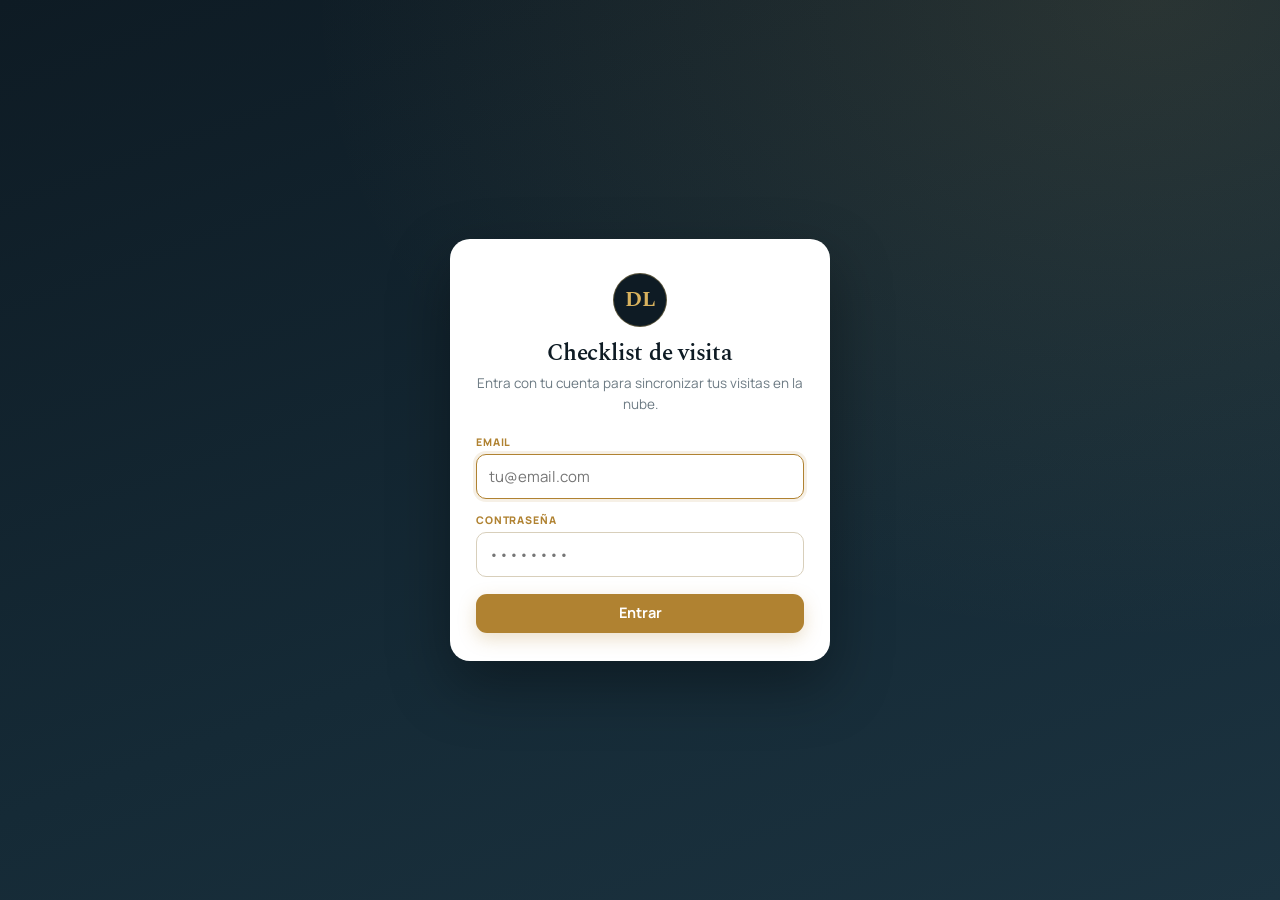
<file: invertir/visita/index.html>
<!DOCTYPE html>
<html lang="es">
<head>
<meta charset="UTF-8">
<meta name="viewport" content="width=device-width, initial-scale=1.0, viewport-fit=cover, maximum-scale=5">
<title>Checklist de visita · PSI David Landeo</title>
<meta name="description" content="Checklist de visita a viviendas de inversión para Personal Shopper Inmobiliario.">

<!-- PWA -->
<meta name="theme-color" content="#0e1b24">
<link rel="manifest" href="manifest.webmanifest">
<meta name="mobile-web-app-capable" content="yes">
<meta name="apple-mobile-web-app-capable" content="yes">
<meta name="apple-mobile-web-app-status-bar-style" content="black-translucent">
<meta name="apple-mobile-web-app-title" content="Visitas PSI">
<link rel="apple-touch-icon" href="apple-touch-icon.png">
<link rel="icon" href="icon-192.png">

<link rel="preconnect" href="https://fonts.googleapis.com">
<link rel="preconnect" href="https://fonts.gstatic.com" crossorigin>
<link href="https://fonts.googleapis.com/css2?family=Spectral:wght@400;500;600;700&family=Manrope:wght@400;500;600;700;800&display=swap" rel="stylesheet">
<link rel="stylesheet" href="visita.css">
</head>
<body>

<!-- BARRA SUPERIOR -->
<header class="topbar">
  <a class="brand" href="#" id="homeLink">
    <span class="logo">DL</span>
    <span class="ttl"><b>Checklist de visita</b><small>Personal Shopper Inmobiliario</small></span>
  </a>
  <div class="actions" id="topActions"><!-- se rellena según la vista --></div>
</header>

<!-- VISTA: LISTA DE VISITAS -->
<section class="view active" id="view-list">
  <div class="wrap">
    <div class="list-head">
      <span class="eyebrow">Mis visitas</span>
      <h1>Visitas guardadas</h1>
      <p>Crea una visita por cada piso. Se guardan en este móvil: puedes rellenarlas sin conexión y exportar el PDF para tu cliente.</p>
    </div>
    <div class="list-actions">
      <button class="btn btn-gold" id="btnNueva">
        <svg viewBox="0 0 24 24" fill="none" stroke="currentColor" stroke-width="2" stroke-linecap="round" stroke-linejoin="round"><path d="M12 5v14M5 12h14"/></svg>
        Nueva visita
      </button>
    </div>
    <ul class="visitas" id="visitasList"></ul>
  </div>
</section>

<!-- VISTA: EDITAR VISITA -->
<section class="view" id="view-edit">
  <div class="wrap">
    <div class="editbar">
      <button class="back" id="btnBack">
        <svg viewBox="0 0 24 24" fill="none" stroke="currentColor" stroke-width="2" stroke-linecap="round" stroke-linejoin="round"><path d="M15 18l-6-6 6-6"/></svg>
        Mis visitas
      </button>
      <span class="spacer"></span>
      <button class="btn btn-ghost btn-sm btn-danger" id="btnEliminar">
        <svg viewBox="0 0 24 24" fill="none" stroke="currentColor" stroke-width="1.8" stroke-linecap="round" stroke-linejoin="round"><path d="M4 7h16M9 7V4h6v3M6 7l1 13h10l1-13"/></svg>
        Eliminar
      </button>
    </div>

    <div class="progress-wrap">
      <div class="ptxt"><span id="progLabel">Progreso</span><span id="progPct">0%</span></div>
      <div class="progress-bar"><i id="progBar"></i></div>
    </div>

    <div id="editForm"><!-- generado por JS --></div>

    <div class="actionbar">
      <button class="btn btn-ghost" id="btnCompartir">
        <svg viewBox="0 0 24 24" fill="none" stroke="currentColor" stroke-width="1.8" stroke-linecap="round" stroke-linejoin="round"><path d="M4 12v7a1 1 0 0 0 1 1h14a1 1 0 0 0 1-1v-7"/><path d="M12 3v13M8 7l4-4 4 4"/></svg>
        Compartir
      </button>
      <button class="btn btn-gold" id="btnPDF">
        <svg viewBox="0 0 24 24" fill="none" stroke="currentColor" stroke-width="1.8" stroke-linecap="round" stroke-linejoin="round"><path d="M7 3h7l5 5v13H7z" fill="none"/><path d="M14 3v5h5"/><path d="M9 13h6M9 17h6"/></svg>
        Generar PDF
      </button>
    </div>
  </div>
</section>

<!-- PANTALLA DE LOGIN -->
<div class="auth-overlay" id="authOverlay" hidden>
  <div class="auth-card">
    <span class="logo">DL</span>
    <h1>Checklist de visita</h1>
    <p class="auth-sub">Entra con tu cuenta para sincronizar tus visitas en la nube.</p>
    <form id="authForm" autocomplete="on">
      <div class="fld"><label>Email</label>
        <input type="email" id="authEmail" autocomplete="username" required placeholder="tu@email.com"></div>
      <div class="fld"><label>Contraseña</label>
        <input type="password" id="authPass" autocomplete="current-password" required placeholder="••••••••"></div>
      <div class="auth-err" id="authErr" hidden></div>
      <button class="btn btn-gold" type="submit" id="authBtn">Entrar</button>
    </form>
    <div class="auth-offline" id="authOffline" hidden>
      Sin conexión: necesitas internet la primera vez para iniciar sesión. Después funcionará offline.
    </div>
  </div>
</div>

<!-- raíz de impresión -->
<div id="print-root"></div>

<!-- toast + modal -->
<div class="toast" id="toast"></div>
<div class="modal" id="modal">
  <div class="box">
    <h3 id="modalTitle">¿Seguro?</h3>
    <p id="modalText"></p>
    <div class="row">
      <button class="btn btn-ghost" id="modalCancel">Cancelar</button>
      <button class="btn btn-danger" id="modalOk">Eliminar</button>
    </div>
  </div>
</div>

<script src="lib/supabase.js"></script>
<script src="supabase-config.js"></script>
<script src="sync.js"></script>
<script src="visita.js"></script>
</body>
</html>
</file>
<file: invertir/visita/visita.css>
/* ===========================================================
   CHECKLIST DE VISITA — App PSI David Landeo
   Reutiliza el sistema de marca (tokens, Spectral + Manrope).
   Mobile-first: pensada para rellenar en el móvil durante la visita.
   =========================================================== */
:root{
  --ink:#0e1b24; --ink-soft:#1c3340;
  --paper:#f6f2ea; --paper-2:#efe8da; --card:#ffffff;
  --gold:#b08231; --gold-bright:#d8b25e; --gold-soft:#f0e4c9;
  --green:#1d7a5a; --green-deep:#155f47;
  --line:#e6dfd0; --line-strong:#d8cfbb;
  --muted:#6c7a83; --ink-70:#3a4b55;
  --serif:'Spectral',Georgia,'Times New Roman',serif;
  --sans:'Manrope',-apple-system,BlinkMacSystemFont,'Segoe UI',Roboto,sans-serif;
  --top-h:60px;
  --maxw:760px;
  --r:13px;
}
*{box-sizing:border-box;}
html{scroll-behavior:smooth;}
body{
  margin:0;font-family:var(--sans);color:var(--ink);background:var(--paper);
  line-height:1.55;-webkit-font-smoothing:antialiased;text-rendering:optimizeLegibility;
  padding-top:var(--top-h);
  /* respeta notch en móviles */
  padding-left:env(safe-area-inset-left);padding-right:env(safe-area-inset-right);
}
h1,h2,h3,h4{font-family:var(--serif);font-weight:600;line-height:1.15;margin:0;letter-spacing:-.01em;}

/* ---------- BARRA SUPERIOR ---------- */
.topbar{
  position:fixed;top:0;left:0;right:0;height:var(--top-h);z-index:50;
  background:rgba(246,242,234,.92);backdrop-filter:saturate(150%) blur(12px);
  -webkit-backdrop-filter:saturate(150%) blur(12px);
  border-bottom:1px solid var(--line);
  display:flex;align-items:center;justify-content:space-between;gap:10px;
  padding:0 14px;padding-top:env(safe-area-inset-top);
}
.topbar .brand{display:flex;align-items:center;gap:10px;text-decoration:none;color:var(--ink);min-width:0;}
.topbar .logo{
  width:36px;height:36px;border-radius:50%;flex:none;
  background:var(--ink);color:var(--gold-bright);
  display:flex;align-items:center;justify-content:center;
  font-family:var(--serif);font-weight:700;font-size:15px;
  border:1px solid rgba(216,178,94,.35);
}
.topbar .ttl{display:flex;flex-direction:column;line-height:1.15;min-width:0;}
.topbar .ttl b{font-family:var(--serif);font-size:15.5px;font-weight:600;white-space:nowrap;overflow:hidden;text-overflow:ellipsis;}
.topbar .ttl small{font-size:10px;color:var(--muted);letter-spacing:.05em;text-transform:uppercase;font-weight:700;}
.topbar .actions{display:flex;align-items:center;gap:8px;flex:none;}

/* indicador de guardado */
.saved-dot{display:inline-flex;align-items:center;gap:6px;font-size:11.5px;color:var(--muted);font-weight:600;}
.saved-dot i{width:8px;height:8px;border-radius:50%;background:var(--green);display:inline-block;}
.saved-dot.dirty i{background:var(--gold);}

/* ---------- BOTONES ---------- */
.btn{
  display:inline-flex;align-items:center;justify-content:center;gap:8px;text-decoration:none;
  border:none;border-radius:11px;padding:12px 18px;
  font-family:var(--sans);font-size:14.5px;font-weight:700;cursor:pointer;
  transition:.15s;line-height:1;white-space:nowrap;
}
.btn:active{transform:translateY(1px);}
.btn svg{width:18px;height:18px;flex:none;}
.btn-primary{background:var(--ink);color:#fff;}
.btn-primary:hover{background:var(--ink-soft);}
.btn-gold{background:var(--gold);color:#fff;box-shadow:0 6px 18px rgba(176,130,49,.26);}
.btn-gold:hover{background:#9a6f27;}
.btn-ghost{background:transparent;color:var(--ink);border:1.5px solid var(--line-strong);}
.btn-ghost:hover{border-color:var(--ink);background:rgba(14,27,36,.04);}
.btn-sm{padding:9px 13px;font-size:13px;border-radius:9px;}
.btn-icon{padding:9px;width:38px;height:38px;}
.btn-danger{background:transparent;color:#b3261e;border:1.5px solid rgba(179,38,30,.35);}
.btn-danger:hover{background:rgba(179,38,30,.06);border-color:#b3261e;}
.btn-cliente{background:transparent;color:var(--ink);border:1.5px solid var(--line-strong);font-size:13px;padding:9px 13px;border-radius:9px;}
.btn-cliente:hover{background:rgba(14,27,36,.04);border-color:var(--ink);}

.wrap{max-width:var(--maxw);margin:0 auto;padding:0 16px;}

/* ---------- VISTA: LISTA DE VISITAS ---------- */
.view{display:none;}
.view.active{display:block;}

.list-head{padding:26px 0 14px;}
.list-head .eyebrow{
  font-size:11px;font-weight:800;letter-spacing:.2em;text-transform:uppercase;color:var(--gold);
  display:inline-flex;align-items:center;gap:8px;
}
.list-head .eyebrow::before{content:"";width:22px;height:1.5px;background:var(--gold);}
.list-head h1{font-size:clamp(24px,6vw,32px);margin:12px 0 6px;}
.list-head p{color:var(--ink-70);font-size:14.5px;margin:0;max-width:54ch;}

.list-actions{display:flex;gap:10px;flex-wrap:wrap;margin:18px 0 8px;}

.visitas{list-style:none;padding:0;margin:14px 0 60px;display:flex;flex-direction:column;gap:11px;}
.vcard{
  background:var(--card);border:1px solid var(--line);border-radius:var(--r);
  padding:15px 16px;display:flex;align-items:center;gap:14px;cursor:pointer;
  transition:.15s;text-align:left;width:100%;font-family:inherit;color:inherit;
}
.vcard:hover{border-color:var(--line-strong);box-shadow:0 4px 16px rgba(14,27,36,.05);}
.vcard .vmain{flex:1;min-width:0;}
.vcard .vmain b{font-family:var(--serif);font-size:17px;font-weight:600;display:block;
  white-space:nowrap;overflow:hidden;text-overflow:ellipsis;}
.vcard .vmain .vsub{font-size:13px;color:var(--muted);margin-top:2px;
  white-space:nowrap;overflow:hidden;text-overflow:ellipsis;}
.vcard .vmeta{display:flex;flex-direction:column;align-items:flex-end;gap:6px;flex:none;}
.vcard .vdate{font-size:12px;color:var(--muted);font-weight:600;}
.vcard .vprog{font-size:11.5px;font-weight:800;color:var(--green-deep);
  background:rgba(29,122,90,.10);border-radius:20px;padding:3px 9px;}
.vcard .vchev{color:var(--line-strong);flex:none;}

.empty{
  text-align:center;padding:48px 24px;color:var(--muted);
  border:1.5px dashed var(--line-strong);border-radius:16px;margin-top:8px;background:var(--card);
}
.empty svg{width:42px;height:42px;color:var(--gold);opacity:.7;margin-bottom:10px;}
.empty b{display:block;font-family:var(--serif);font-size:18px;color:var(--ink);margin-bottom:4px;}
.empty span{font-size:14px;}

/* ---------- VISTA: EDITAR VISITA ---------- */
.editbar{
  display:flex;align-items:center;gap:10px;padding:16px 0 4px;flex-wrap:wrap;
}
.editbar .back{display:inline-flex;align-items:center;gap:7px;background:none;border:none;
  color:var(--ink-70);font-family:inherit;font-weight:700;font-size:14px;cursor:pointer;padding:8px 4px;}
.editbar .back svg{width:18px;height:18px;}
.editbar .spacer{flex:1;}

.progress-wrap{margin:6px 0 18px;}
.progress-wrap .ptxt{display:flex;justify-content:space-between;font-size:12px;color:var(--muted);
  font-weight:700;margin-bottom:6px;}
.progress-bar{height:7px;background:var(--paper-2);border-radius:20px;overflow:hidden;border:1px solid var(--line);}
.progress-bar i{display:block;height:100%;background:linear-gradient(90deg,var(--gold),var(--gold-bright));
  width:0;transition:width .35s ease;}

/* meta de cabecera (cliente/agencia/etc) */
.meta-grid{display:grid;grid-template-columns:1fr 1fr;gap:10px;margin-bottom:8px;}
.fld{display:flex;flex-direction:column;gap:4px;}
.fld label{font-size:10.5px;text-transform:uppercase;letter-spacing:.08em;color:var(--gold);font-weight:800;}
.fld input,.fld textarea{
  font-family:var(--sans);font-size:15px;color:var(--ink);background:var(--card);
  border:1px solid var(--line-strong);border-radius:10px;padding:11px 12px;width:100%;
  transition:.15s;-webkit-appearance:none;appearance:none;
}
.fld input:focus,.fld textarea:focus{outline:none;border-color:var(--gold);box-shadow:0 0 0 3px rgba(176,130,49,.12);}
.fld textarea{resize:vertical;min-height:90px;line-height:1.5;}

/* secciones del checklist */
.cl-section{margin:18px 0;}
.cl-section > h2{
  font-size:14px;color:#fff;background:var(--ink);font-weight:700;
  padding:11px 14px;border-radius:11px;display:flex;align-items:center;gap:11px;
  font-family:var(--sans);letter-spacing:.01em;
}
.cl-section > h2 .num{
  width:24px;height:24px;border-radius:7px;background:var(--gold-bright);color:var(--ink);
  display:inline-flex;align-items:center;justify-content:center;font-weight:800;font-size:13px;flex:none;
}
.cl-section > h2 .seccount{margin-left:auto;font-size:11.5px;font-weight:700;color:var(--gold-bright);
  background:rgba(216,178,94,.14);padding:3px 9px;border-radius:20px;}

.cl-body{background:var(--card);border:1px solid var(--line);border-top:none;
  border-radius:0 0 var(--r) var(--r);padding:6px 4px;margin-top:-4px;}
.cl-section.no-card .cl-body{background:none;border:none;padding:0;margin-top:10px;}

/* item tipo CHECK */
.item{display:flex;gap:12px;padding:12px 12px;border-bottom:1px solid var(--line);align-items:flex-start;}
.item:last-child{border-bottom:none;}
.chk{
  width:26px;height:26px;border-radius:8px;border:2px solid var(--line-strong);background:var(--paper);
  flex:none;cursor:pointer;display:flex;align-items:center;justify-content:center;margin-top:1px;
  transition:.15s;-webkit-tap-highlight-color:transparent;
}
.chk svg{width:16px;height:16px;color:#fff;opacity:0;transition:.12s;}
.chk.on{background:var(--green);border-color:var(--green);}
.chk.on svg{opacity:1;}
.item .itx{flex:1;min-width:0;}
.item .itx .lbl{font-size:14.5px;color:var(--ink);font-weight:600;line-height:1.4;}
.item.done .itx .lbl{color:var(--muted);}
.item .itx .hint{display:block;font-size:12.5px;color:var(--muted);margin-top:2px;line-height:1.45;font-weight:400;}
.item .itx input.val{
  margin-top:7px;font-family:var(--sans);font-size:14.5px;color:var(--ink);
  background:var(--paper);border:1px solid var(--line-strong);border-radius:9px;
  padding:9px 11px;width:100%;transition:.15s;-webkit-appearance:none;appearance:none;
}
.item .itx input.val:focus{outline:none;border-color:var(--gold);box-shadow:0 0 0 3px rgba(176,130,49,.12);background:#fff;}

/* fotos por item / sección */
.photos{display:flex;flex-wrap:wrap;gap:8px;margin-top:9px;}
.photo-add{
  width:60px;height:60px;border-radius:10px;border:1.5px dashed var(--line-strong);background:var(--paper);
  display:flex;flex-direction:column;align-items:center;justify-content:center;gap:2px;cursor:pointer;
  color:var(--gold);font-size:9px;font-weight:800;text-transform:uppercase;letter-spacing:.04em;flex:none;
  transition:.15s;-webkit-tap-highlight-color:transparent;
}
.photo-add:hover{border-color:var(--gold);background:var(--gold-soft);}
.photo-add svg{width:20px;height:20px;}
.photo-add input{display:none;}
.thumb{width:60px;height:60px;border-radius:10px;overflow:hidden;position:relative;flex:none;
  border:1px solid var(--line-strong);background:#000;}
.thumb img{width:100%;height:100%;object-fit:cover;display:block;}
.thumb .rm{position:absolute;top:2px;right:2px;width:20px;height:20px;border-radius:50%;
  background:rgba(14,27,36,.78);color:#fff;border:none;cursor:pointer;font-size:12px;line-height:1;
  display:flex;align-items:center;justify-content:center;padding:0;}

/* aviso/tip */
.tip{
  background:var(--gold-soft);border:1px solid rgba(176,130,49,.28);border-radius:11px;
  padding:12px 14px;margin:10px 12px;font-size:13px;color:#5d4a22;line-height:1.5;
  display:flex;gap:10px;align-items:flex-start;
}
.tip svg{width:18px;height:18px;color:var(--gold);flex:none;margin-top:1px;}
.tip b{color:#4a3a16;}

/* barra inferior fija de acciones (en edición) */
.actionbar{
  position:sticky;bottom:0;left:0;right:0;z-index:40;margin-top:18px;
  background:linear-gradient(transparent, var(--paper) 22%);
  padding:18px 0 calc(14px + env(safe-area-inset-bottom));
  display:flex;gap:10px;
}
.actionbar .btn{flex:1;}

/* toast */
.toast{
  position:fixed;left:50%;bottom:88px;transform:translateX(-50%) translateY(20px);
  background:var(--ink);color:#fff;padding:12px 18px;border-radius:11px;font-size:13.5px;font-weight:600;
  box-shadow:0 10px 30px rgba(14,27,36,.3);z-index:200;opacity:0;pointer-events:none;transition:.25s;
  max-width:90vw;text-align:center;
}
.toast.show{opacity:1;transform:translateX(-50%) translateY(0);}

/* modal confirm */
.modal{position:fixed;inset:0;z-index:300;display:none;align-items:center;justify-content:center;
  background:rgba(14,27,36,.5);padding:24px;}
.modal.show{display:flex;}
.modal .box{background:var(--card);border-radius:16px;padding:24px;max-width:380px;width:100%;
  box-shadow:0 20px 60px rgba(14,27,36,.35);}
.modal .box h3{font-size:19px;margin-bottom:8px;}
.modal .box p{font-size:14px;color:var(--ink-70);margin:0 0 18px;line-height:1.5;}
.modal .box .row{display:flex;gap:10px;}
.modal .box .row .btn{flex:1;}

@media(max-width:480px){
  .meta-grid{grid-template-columns:1fr;}
  .topbar .actions .btn span.txt{display:none;}
}

/* ---------- PANTALLA DE LOGIN ---------- */
.auth-overlay{
  position:fixed;inset:0;z-index:400;
  background:
    radial-gradient(120% 130% at 90% 0%, rgba(216,178,94,.12) 0%, transparent 55%),
    linear-gradient(160deg,#0e1b24 0%,#152a36 60%,#1c3340 100%);
  display:flex;align-items:center;justify-content:center;padding:24px;
  padding-top:calc(24px + env(safe-area-inset-top));
}
.auth-overlay[hidden]{display:none;}
.auth-card{
  background:var(--card);border-radius:20px;padding:34px 26px 28px;width:100%;max-width:380px;
  box-shadow:0 24px 60px rgba(0,0,0,.35);text-align:center;
}
.auth-card .logo{
  width:54px;height:54px;border-radius:50%;background:var(--ink);color:var(--gold-bright);
  display:flex;align-items:center;justify-content:center;margin:0 auto 14px;
  font-family:var(--serif);font-weight:700;font-size:21px;border:1px solid rgba(216,178,94,.35);
}
.auth-card h1{font-size:23px;margin:0 0 6px;}
.auth-card .auth-sub{font-size:13.5px;color:var(--muted);margin:0 0 20px;line-height:1.5;}
.auth-card form{display:flex;flex-direction:column;gap:13px;text-align:left;}
.auth-card .btn{width:100%;justify-content:center;margin-top:4px;}
.auth-err{background:#fdecea;border:1px solid #f5c6c2;color:#b3261e;border-radius:9px;
  padding:9px 12px;font-size:12.8px;line-height:1.4;}
.auth-err[hidden]{display:none;}
.auth-offline{margin-top:14px;font-size:12px;color:var(--muted);line-height:1.5;
  background:var(--paper-2);border-radius:9px;padding:9px 12px;}
.auth-offline[hidden]{display:none;}

/* salir / cuenta en la barra superior */
.acct{display:flex;align-items:center;gap:8px;}
.acct .who{font-size:11.5px;color:var(--muted);font-weight:600;max-width:120px;
  white-space:nowrap;overflow:hidden;text-overflow:ellipsis;}
.acct .out{background:none;border:1px solid var(--line-strong);border-radius:8px;
  color:var(--ink-70);font-family:inherit;font-weight:700;font-size:12px;padding:6px 10px;cursor:pointer;}
.acct .out:hover{border-color:var(--ink);color:var(--ink);}

/* estado de sincronización (sustituye al punto "guardado") */
.saved-dot.sync-pend i{background:var(--gold);}
.saved-dot.sync-ok i{background:var(--green);}
.saved-dot.sync-run i{background:var(--gold-bright);animation:pulse 1s infinite;}
.saved-dot.sync-err i{background:#b3261e;}
@keyframes pulse{0%,100%{opacity:1;}50%{opacity:.3;}}

/* etiqueta "pendiente de subir" en tarjetas de la lista */
.vcard .vcloud{font-size:10px;font-weight:800;color:var(--gold);
  background:rgba(176,130,49,.12);border-radius:20px;padding:2px 7px;margin-top:2px;}

/* miniatura cargando desde la nube */
.thumb.loading{display:flex;align-items:center;justify-content:center;}
.thumb.loading::after{content:"";width:18px;height:18px;border-radius:50%;
  border:2px solid rgba(255,255,255,.4);border-top-color:#fff;animation:spin .7s linear infinite;}
@keyframes spin{to{transform:rotate(360deg);}}

/* ===========================================================
   IMPRESIÓN / PDF — reproduce el documento A4 ya relleno
   =========================================================== */
#print-root{display:none;}
@media print{
  @page{ size:A4; margin:15mm 14mm 16mm; }
  body{padding:0;background:#fff;}
  .topbar,.actionbar,.editbar,.progress-wrap,.view,.toast,.modal,.photo-add,.thumb .rm{display:none !important;}
  #print-root{display:block;font-family:'Helvetica',Arial,sans-serif;color:#2c2826;font-size:9.5pt;line-height:1.4;}
  #print-root .ph-header{border-bottom:3px solid #2d6a4f;padding-bottom:12px;margin-bottom:14px;}
  #print-root .ph-eyebrow{font-size:8.5pt;letter-spacing:3px;text-transform:uppercase;color:#2d6a4f;font-weight:bold;}
  #print-root .ph-header h1{font-size:21pt;color:#1b1b1b;margin:6px 0 0;font-family:'Helvetica',sans-serif;}
  #print-root .ph-meta{display:flex;flex-wrap:wrap;gap:8px;margin:12px 0 6px;}
  #print-root .ph-meta .m{flex:1;min-width:120px;border:1px solid #d4cdc2;border-radius:4px;padding:6px 9px;}
  #print-root .ph-meta .m .l{font-size:7pt;text-transform:uppercase;letter-spacing:1px;color:#9a8c7a;font-weight:bold;}
  #print-root .ph-meta .m .v{font-size:10pt;color:#1b1b1b;margin-top:1px;min-height:13px;}
  #print-root h2{font-size:12pt;color:#fff;background:#2d6a4f;padding:6px 11px;border-radius:4px;margin:14px 0 6px;}
  #print-root .ph-sec{page-break-inside:avoid;}
  #print-root ol{margin:4px 0 8px 18px;padding:0;}
  #print-root li{padding:2px 0;border-bottom:1px dotted #e2dccf;font-size:9.2pt;}
  #print-root li .v{color:#155f47;font-weight:bold;}
  #print-root li .hint{color:#7a7065;font-size:8.2pt;}
  #print-root li.checked b::before{content:"\2713\00a0";color:#2d6a4f;}
  #print-root .ph-photos{display:flex;flex-wrap:wrap;gap:5px;margin:6px 0 4px;}
  #print-root .ph-photos img{width:31%;height:auto;border:1px solid #d4cdc2;border-radius:3px;}
  #print-root .ph-notes{border:1px solid #d4cdc2;border-radius:4px;padding:9px 11px;white-space:pre-wrap;font-size:9.3pt;min-height:40px;}
}
</file>
